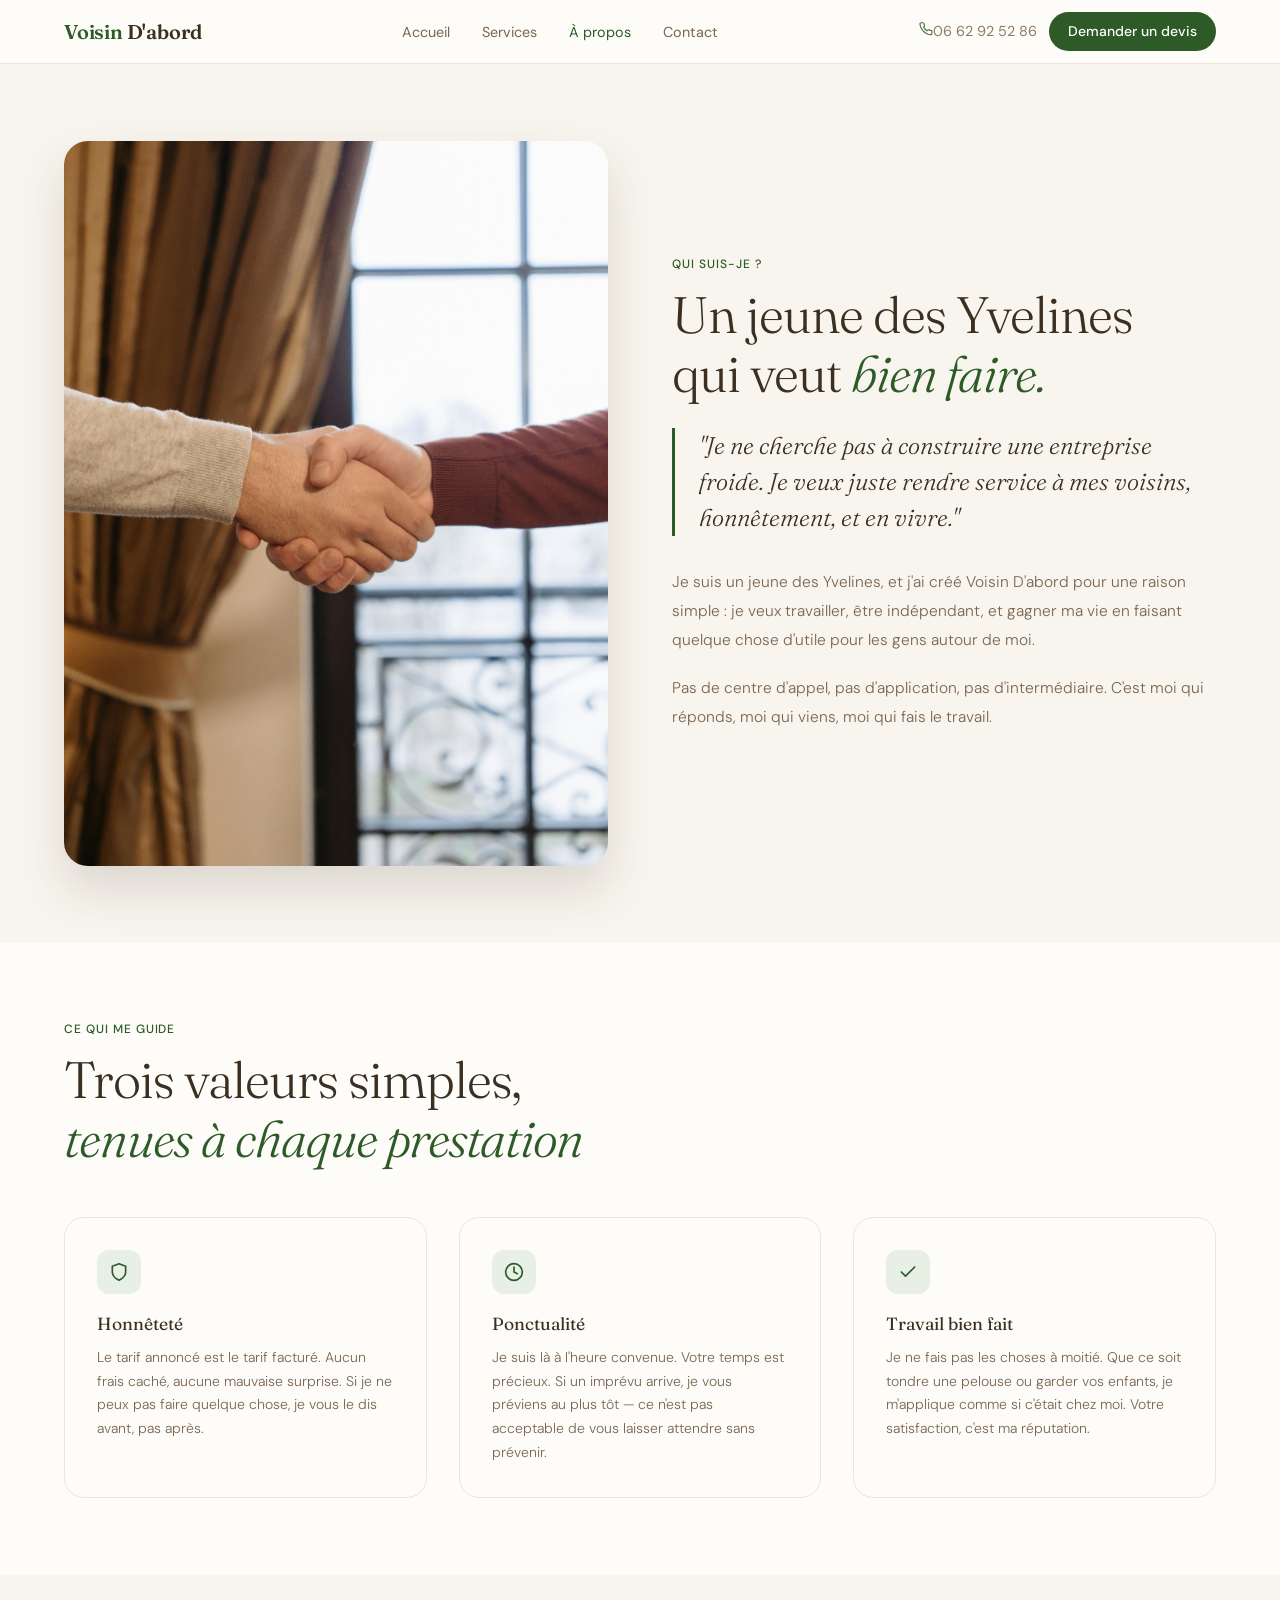
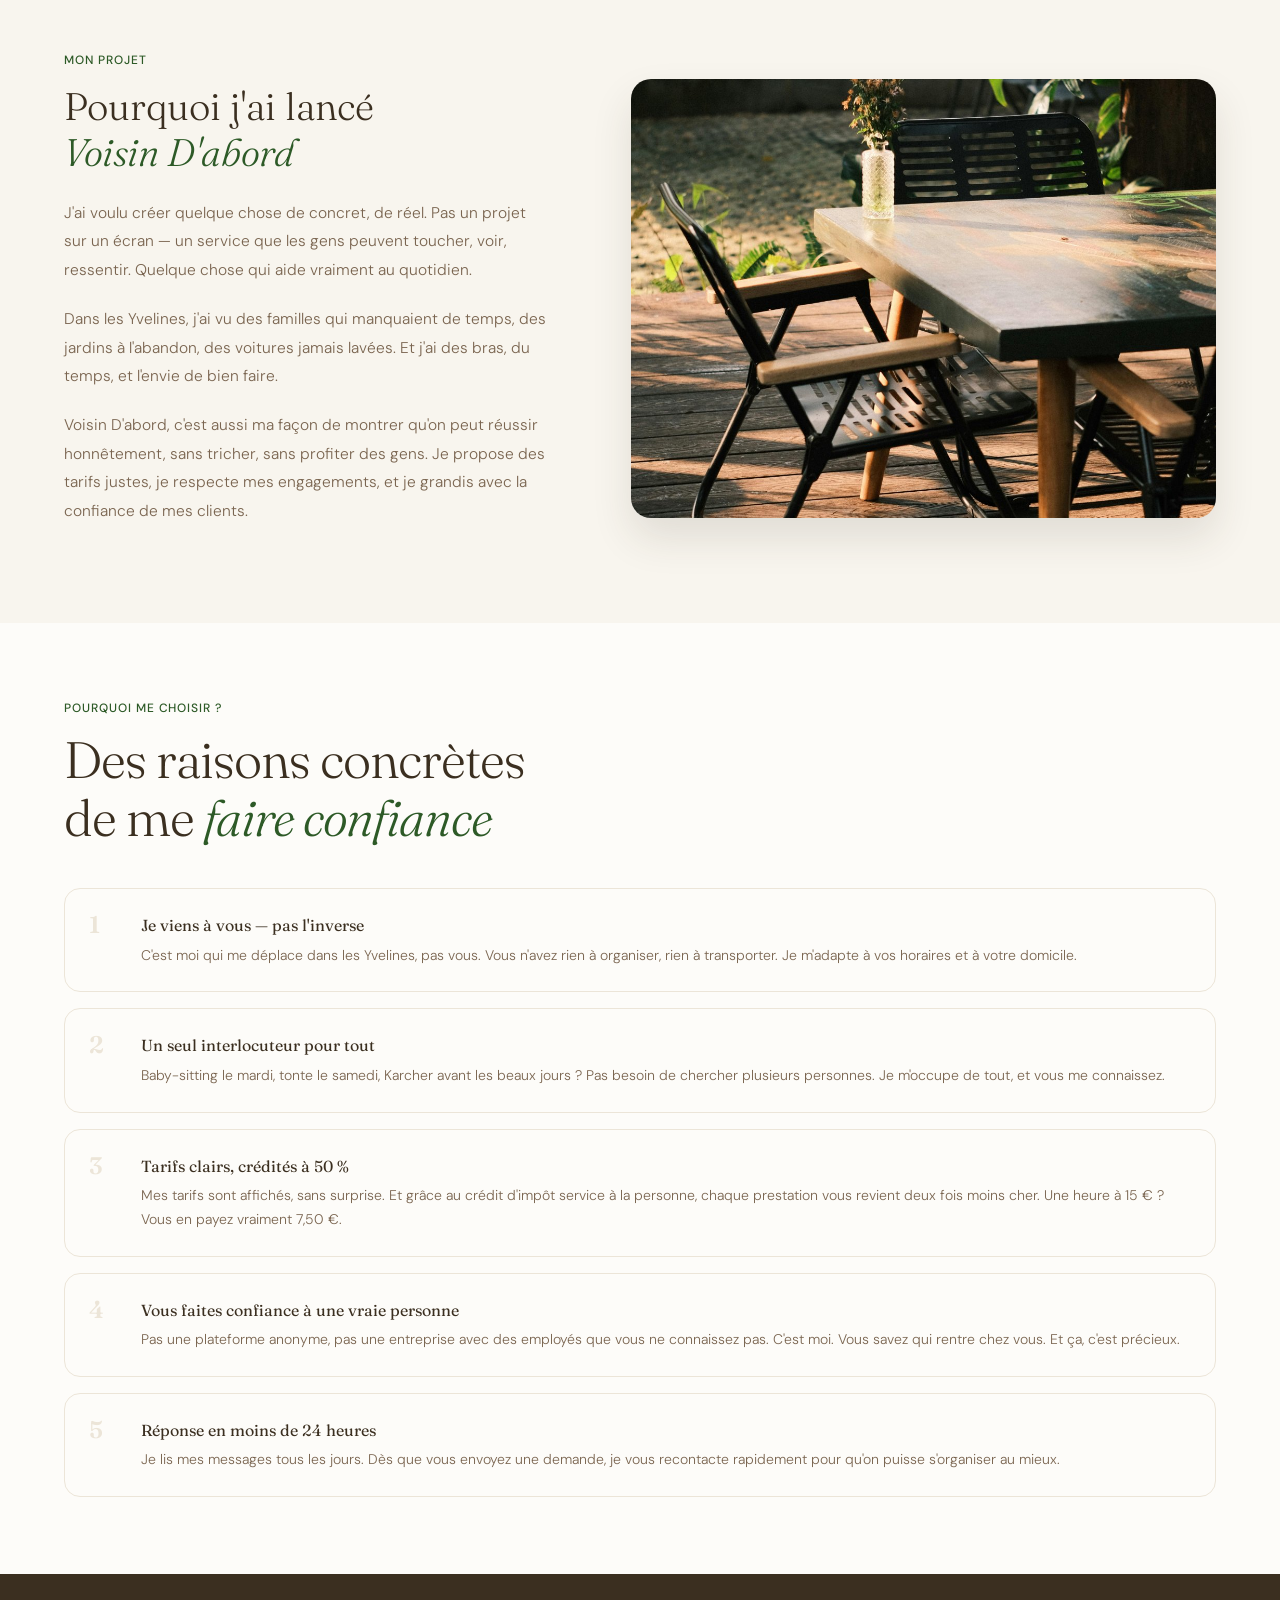
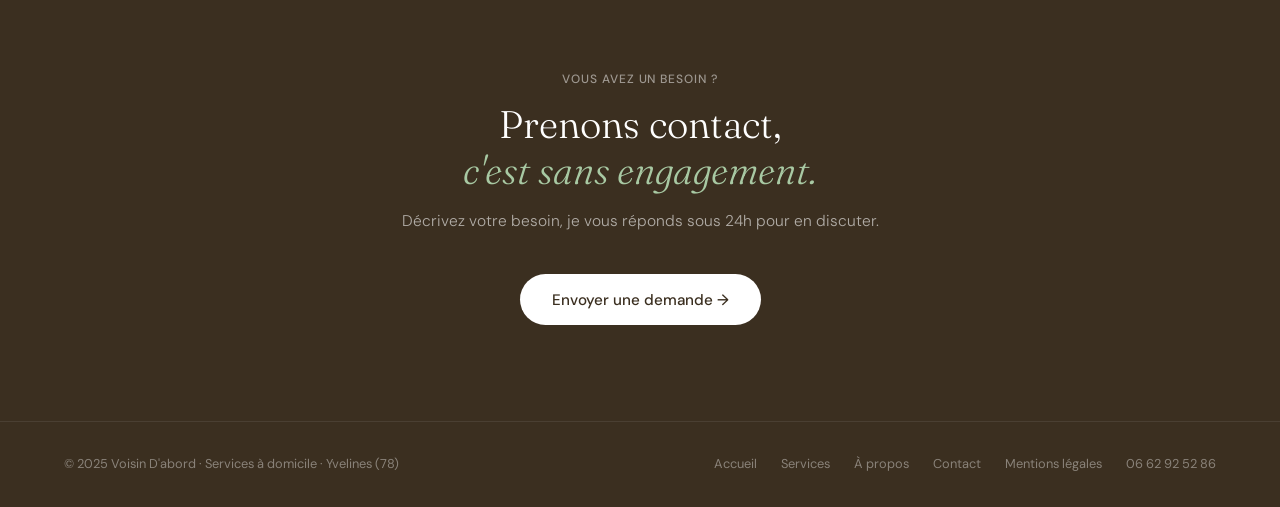
<file: a-propos.html>
<!DOCTYPE html>
<html lang="fr">
<head>
  <meta charset="UTF-8" />
  <meta name="viewport" content="width=device-width, initial-scale=1.0" />
  <title>À propos — Victor, prestataire local Yvelines · Voisin D'abord</title>
  <meta name="description" content="Victor Lafon, jeune prestataire des Yvelines. Un seul interlocuteur pour tous vos services à domicile : baby-sitting, jardinage, nettoyage. Déclaré SAP." />
  <script>if(location.hostname==='voisindabord.fr')location.replace('https://www.voisindabord.fr'+location.pathname+location.search);</script>
  <link rel="canonical" href="https://www.voisindabord.fr/a-propos.html" />
  <meta property="og:type" content="website" />
  <meta property="og:site_name" content="Voisin D'abord" />
  <meta property="og:locale" content="fr_FR" />
  <meta property="og:url" content="https://www.voisindabord.fr/a-propos.html" />
  <meta property="og:title" content="À propos — Victor Lafon, Voisin D'abord" />
  <meta property="og:description" content="Victor Lafon, jeune prestataire des Yvelines. Un seul interlocuteur pour tous vos services à domicile : baby-sitting, jardinage, nettoyage. Déclaré SAP." />
  <meta property="og:image" content="https://www.voisindabord.fr/img-apropos.jpg" />
  <link rel="icon" type="image/png" sizes="32x32" href="/favicon-32x32.png">
  <link rel="icon" type="image/png" sizes="16x16" href="/favicon-16x16.png">
  <link rel="apple-touch-icon" sizes="180x180" href="/apple-touch-icon.png">
  <link rel="manifest" href="/site.webmanifest">
  <link rel="preconnect" href="https://fonts.googleapis.com" />
  <link rel="preconnect" href="https://fonts.gstatic.com" crossorigin />
  <link href="https://fonts.googleapis.com/css2?family=Fraunces:ital,wght@0,300;0,400;0,600;1,300;1,400&family=DM+Sans:wght@300;400;500&display=swap" rel="stylesheet" />
  <style>
    *, *::before, *::after { box-sizing: border-box; margin: 0; padding: 0; }
    :root {
      --vert: #2d5a27; --vert-clair: #4a8c3f; --vert-pale: #e8f0e6;
      --creme: #f8f5ee; --brun: #3b2f20; --brun-mid: #7a6550;
      --brun-pale: #ece5d8; --blanc: #fdfcf9;
    }

    /* ── NAV ── */
    nav { position: sticky; top: 0; z-index: 100; background: var(--blanc); border-bottom: 1px solid var(--brun-pale); padding: 0 clamp(1.5rem, 5vw, 4rem); display: flex; align-items: center; height: 64px; }
    .nav-logo { font-family: 'Fraunces', serif; font-size: 1.25rem; font-weight: 600; color: var(--vert); text-decoration: none; letter-spacing: -0.01em; flex-shrink: 0; }
    .nav-logo span { color: var(--brun); }
    .nav-links { display: flex; gap: 2rem; list-style: none; flex: 1; justify-content: center; margin: 0; padding: 0; }
    .nav-links a { text-decoration: none; color: var(--brun-mid); font-size: 0.9rem; font-weight: 400; transition: color 0.2s; }
    .nav-links a:hover, .nav-links a.active { color: var(--vert); }
    .nav-right { display: flex; align-items: center; gap: 0.75rem; flex-shrink: 0; }
    .nav-tel { color: var(--brun-mid); text-decoration: none; font-size: 0.9rem; opacity: 0.85; white-space: nowrap; display: inline-flex; align-items: center; gap: 4px; }
    .nav-tel:hover { opacity: 1; color: var(--vert); }
    .nav-tel-mobile { display: none; }
    .nav-cta { background: var(--vert); color: #fff; padding: 0.5rem 1.2rem; border-radius: 100px; text-decoration: none; font-size: 0.875rem; font-weight: 500; transition: background 0.2s; white-space: nowrap; }
    .nav-cta:hover { background: var(--vert-clair); }
    .nav-burger { display: none; background: none; border: none; cursor: pointer; padding: 6px; flex-direction: column; gap: 5px; }
    .nav-burger span { display: block; width: 22px; height: 2px; background: var(--vert); border-radius: 2px; transition: transform 0.25s, opacity 0.2s; }
    .nav-burger.open span:nth-child(1) { transform: translateY(7px) rotate(45deg); }
    .nav-burger.open span:nth-child(2) { opacity: 0; transform: scaleX(0); }
    .nav-burger.open span:nth-child(3) { transform: translateY(-7px) rotate(-45deg); }
    @media (max-width: 768px) {
      /* nav tel */
      .nav-tel-desktop { display: none !important; }
      .nav-tel-mobile { display: flex !important; align-items: center; justify-content: center; }
      .nav-tel { width: 36px; height: 36px; background: var(--vert-pale); border-radius: 50%; display: flex; align-items: center; justify-content: center; padding: 0; }
      .nav-tel svg { stroke: var(--vert); width: 18px; height: 18px; }
      .nav-links { display: none !important; position: fixed; top: 64px; left: 0; right: 0; flex-direction: column; justify-content: flex-start; gap: 0; background: var(--blanc); border-bottom: 1px solid var(--brun-pale); box-shadow: 0 8px 24px rgba(59,47,32,0.08); z-index: 999; flex: none; }
      .nav-links.open { display: flex !important; }
      .nav-links li a { display: block; padding: 0.9rem 1.5rem; font-size: 0.95rem; border-bottom: 1px solid var(--brun-pale); }
      .nav-links li:last-child a { border-bottom: none; }
      .nav-cta { display: none; }
      .nav-right { margin-left: auto; display: flex; align-items: center; gap: 0.5rem; }
      .nav-burger { display: flex; }
    }
    /* ── FIN NAV ── */
    html { scroll-behavior: smooth; }
    body { font-family: 'DM Sans', sans-serif; background: var(--blanc); color: var(--brun); font-size: 16px; line-height: 1.6; }

    
    
    
    
    
    
    
    
    
    

    /* HERO */
    .hero {
      display: grid; grid-template-columns: 1fr 1fr;
      align-items: center; gap: 4rem;
      padding: clamp(3rem, 6vw, 5rem) clamp(1.5rem, 5vw, 4rem);
      background: var(--creme);
    }
    .hero-img { border-radius: 1.5rem; overflow: hidden; aspect-ratio: 3/4; box-shadow: 0 24px 48px rgba(59,47,32,0.15); }
    .hero-img img { width: 100%; height: 100%; object-fit: cover; }

    .section-tag { font-size: 0.75rem; font-weight: 500; letter-spacing: 0.08em; text-transform: uppercase; color: var(--vert); margin-bottom: 0.75rem; }
    .big-title { font-family: 'Fraunces', serif; font-size: clamp(2rem, 4vw, 3.2rem); font-weight: 300; color: var(--brun); line-height: 1.15; letter-spacing: -0.02em; margin-bottom: 1.5rem; }
    .big-title em { font-style: italic; color: var(--vert); }

    .hero-quote {
      font-family: 'Fraunces', serif;
      font-size: clamp(1.2rem, 2.5vw, 1.5rem);
      font-style: italic; font-weight: 300;
      color: var(--brun); line-height: 1.5;
      border-left: 3px solid var(--vert);
      padding-left: 1.5rem;
      margin-bottom: 2rem;
    }
    .hero-para { color: var(--brun-mid); font-size: 0.97rem; font-weight: 300; line-height: 1.85; margin-bottom: 1.25rem; }

    /* VALEURS */
    .valeurs { padding: clamp(3rem, 6vw, 5rem) clamp(1.5rem, 5vw, 4rem); }
    .valeurs-grid { display: grid; grid-template-columns: repeat(auto-fit, minmax(240px, 1fr)); gap: 2rem; margin-top: 3rem; }
    .valeur-card {
      padding: 2rem; border-radius: 1.25rem;
      border: 1px solid var(--brun-pale);
      background: var(--blanc);
      transition: transform 0.2s, box-shadow 0.2s;
    }
    .valeur-card:hover { transform: translateY(-3px); box-shadow: 0 12px 32px rgba(59,47,32,0.08); }
    .valeur-icon {
      width: 44px; height: 44px; border-radius: 0.75rem;
      background: var(--vert-pale); display: flex; align-items: center; justify-content: center;
      margin-bottom: 1rem;
    }
    .valeur-icon svg { width: 20px; height: 20px; stroke: var(--vert); fill: none; stroke-width: 2; stroke-linecap: round; stroke-linejoin: round; }
    .valeur-title { font-family: 'Fraunces', serif; font-size: 1.1rem; font-weight: 400; color: var(--brun); margin-bottom: 0.5rem; }
    .valeur-desc { font-size: 0.875rem; color: var(--brun-mid); font-weight: 300; line-height: 1.7; }

    /* POURQUOI */
    .pourquoi {
      background: var(--creme);
      padding: clamp(3rem, 6vw, 5rem) clamp(1.5rem, 5vw, 4rem);
    }
    .pourquoi-inner { display: grid; grid-template-columns: 1fr 1.2fr; gap: 5rem; align-items: center; }
    .pourquoi-text h2 { font-family: 'Fraunces', serif; font-size: clamp(1.8rem, 3vw, 2.4rem); font-weight: 300; color: var(--brun); line-height: 1.2; margin-bottom: 1.5rem; }
    .pourquoi-text h2 em { font-style: italic; color: var(--vert); }
    .pourquoi-text p { color: var(--brun-mid); font-size: 0.97rem; font-weight: 300; line-height: 1.85; margin-bottom: 1.25rem; }
    .pourquoi-img { border-radius: 1.25rem; overflow: hidden; aspect-ratio: 4/3; box-shadow: 0 20px 40px rgba(59,47,32,0.12); }
    .pourquoi-img img { width: 100%; height: 100%; object-fit: cover; }

    /* ARGUMENTS */
    .arguments { padding: clamp(3rem, 6vw, 5rem) clamp(1.5rem, 5vw, 4rem); }
    .arguments-list { margin-top: 2.5rem; display: flex; flex-direction: column; gap: 1rem; }
    .argument {
      display: flex; align-items: flex-start; gap: 1.25rem;
      padding: 1.5rem; border-radius: 1rem;
      border: 1px solid var(--brun-pale);
      background: var(--blanc);
    }
    .arg-num {
      font-family: 'Fraunces', serif; font-size: 1.5rem; font-weight: 600;
      color: var(--brun-pale); line-height: 1; flex-shrink: 0; width: 2rem;
    }
    .arg-content h4 { font-family: 'Fraunces', serif; font-size: 1rem; font-weight: 400; color: var(--brun); margin-bottom: 0.3rem; }
    .arg-content p { font-size: 0.875rem; color: var(--brun-mid); font-weight: 300; line-height: 1.7; }

    /* CTA */
    .cta-section {
      text-align: center; background: var(--brun);
      padding: clamp(4rem, 8vw, 6rem) clamp(1.5rem, 5vw, 4rem);
    }
    .cta-section .section-tag { color: rgba(255,255,255,0.5); }
    .cta-section h2 { font-family: 'Fraunces', serif; font-size: clamp(1.8rem, 3vw, 2.6rem); font-weight: 300; color: #fff; line-height: 1.2; margin: 0.75rem auto 1rem; max-width: 520px; }
    .cta-section h2 em { font-style: italic; color: #a8c9a3; }
    .cta-section p { color: rgba(255,255,255,0.6); font-size: 0.97rem; font-weight: 300; margin-bottom: 2.5rem; }
    .btn-light { background: #fff; color: var(--brun); padding: 0.85rem 2rem; border-radius: 100px; text-decoration: none; font-size: 0.95rem; font-weight: 500; transition: all 0.2s; display: inline-block; }
    .btn-light:hover { background: var(--creme); transform: translateY(-2px); }

    footer { background: var(--brun); border-top: 1px solid rgba(255,255,255,0.08); padding: 2rem clamp(1.5rem, 5vw, 4rem); display: flex; align-items: center; justify-content: space-between; flex-wrap: wrap; gap: 1rem; }
    footer p { color: rgba(255,255,255,0.4); font-size: 0.8rem; }
    .footer-links { display: flex; gap: 1.5rem; }
    .footer-links a { color: rgba(255,255,255,0.4); text-decoration: none; font-size: 0.8rem; transition: color 0.2s; }
    .footer-links a:hover { color: rgba(255,255,255,0.8); 
            /* footer mobile */
      footer { flex-direction: column; align-items: flex-start; gap: 1rem; padding: 2rem 1.5rem; }
      .footer-links { flex-direction: column; gap: 0; width: 100%; }
      .footer-links a { display: block; padding: 0.7rem 0; border-bottom: 1px solid rgba(255,255,255,0.08); font-size: 0.95rem; }
      .footer-links a:last-child { border-bottom: none; color: rgba(255,255,255,0.8); font-weight: 500; padding-top: 1rem; margin-top: 0.25rem; }
    }

    
  </style>
</head>
<body>

<nav>
  <a href="index.html" class="nav-logo">Voisin <span>D'abord</span></a>
  <ul class="nav-links" id="navLinks">
    <li><a href="index.html">Accueil</a></li>
    <li><a href="services.html">Services</a></li>
    <li><a href="a-propos.html" class="active">À propos</a></li>
    <li><a href="contact.html">Contact</a></li>
  </ul>
  <div class="nav-right">
        <a href="tel:+33662925286" class="nav-tel" aria-label="Appeler le 06 62 92 52 86">
      <span class="nav-tel-desktop"><svg viewBox="0 0 24 24" fill="none" stroke="#2d5a27" stroke-width="2" stroke-linecap="round" stroke-linejoin="round" width="14" height="14"><path d="M22 16.92v3a2 2 0 0 1-2.18 2 19.79 19.79 0 0 1-8.63-3.07A19.5 19.5 0 0 1 4.69 12a19.79 19.79 0 0 1-3.07-8.67A2 2 0 0 1 3.6 1.27h3a2 2 0 0 1 2 1.72c.127.96.361 1.903.7 2.81a2 2 0 0 1-.45 2.11L7.91 8.91a16 16 0 0 0 6 6l.91-.91a2 2 0 0 1 2.11-.45c.907.339 1.85.573 2.81.7A2 2 0 0 1 22 16.92z"/></svg>06 62 92 52 86</span>
      <span class="nav-tel-mobile"><svg viewBox="0 0 24 24" fill="none" stroke="currentColor" stroke-width="2" stroke-linecap="round" stroke-linejoin="round" width="18" height="18"><path d="M22 16.92v3a2 2 0 0 1-2.18 2 19.79 19.79 0 0 1-8.63-3.07A19.5 19.5 0 0 1 4.69 12a19.79 19.79 0 0 1-3.07-8.67A2 2 0 0 1 3.6 1.27h3a2 2 0 0 1 2 1.72c.127.96.361 1.903.7 2.81a2 2 0 0 1-.45 2.11L7.91 8.91a16 16 0 0 0 6 6l.91-.91a2 2 0 0 1 2.11-.45c.907.339 1.85.573 2.81.7A2 2 0 0 1 22 16.92z"/></svg></span>
    </a>
    <a href="contact.html" class="nav-cta">Demander un devis</a>
    <button class="nav-burger" id="navBurger" aria-label="Ouvrir le menu" aria-expanded="false">
      <span></span><span></span><span></span>
    </button>
  </div>
</nav>

<!-- HERO -->
<section class="hero">
  <div class="hero-img">
    <img src="img-apropos.jpg" alt="Portrait jeune homme souriant" loading="eager" fetchpriority="high" decoding="sync" width="600" height="800" />
  </div>
  <div>
    <div class="section-tag">Qui suis-je ?</div>
    <h1 class="big-title">Un jeune des Yvelines<br>qui veut <em>bien faire.</em></h1>
    <blockquote class="hero-quote">
      "Je ne cherche pas à construire une entreprise froide. Je veux juste rendre service à mes voisins, honnêtement, et en vivre."
    </blockquote>
    <p class="hero-para">Je suis un jeune des Yvelines, et j'ai créé Voisin D'abord pour une raison simple : je veux travailler, être indépendant, et gagner ma vie en faisant quelque chose d'utile pour les gens autour de moi.</p>
    <p class="hero-para">Pas de centre d'appel, pas d'application, pas d'intermédiaire. C'est moi qui réponds, moi qui viens, moi qui fais le travail.</p>
  </div>
</section>

<!-- VALEURS -->
<section class="valeurs">
  <div class="section-tag">Ce qui me guide</div>
  <h2 class="big-title" style="max-width:520px">Trois valeurs simples,<br><em>tenues à chaque prestation</em></h2>
  <div class="valeurs-grid">
    <div class="valeur-card">
      <div class="valeur-icon">
        <svg viewBox="0 0 24 24"><path d="M12 22s8-4 8-10V5l-8-3-8 3v7c0 6 8 10 8 10z"/></svg>
      </div>
      <div class="valeur-title">Honnêteté</div>
      <p class="valeur-desc">Le tarif annoncé est le tarif facturé. Aucun frais caché, aucune mauvaise surprise. Si je ne peux pas faire quelque chose, je vous le dis avant, pas après.</p>
    </div>
    <div class="valeur-card">
      <div class="valeur-icon">
        <svg viewBox="0 0 24 24"><circle cx="12" cy="12" r="10"/><polyline points="12 6 12 12 16 14"/></svg>
      </div>
      <div class="valeur-title">Ponctualité</div>
      <p class="valeur-desc">Je suis là à l'heure convenue. Votre temps est précieux. Si un imprévu arrive, je vous préviens au plus tôt — ce n'est pas acceptable de vous laisser attendre sans prévenir.</p>
    </div>
    <div class="valeur-card">
      <div class="valeur-icon">
        <svg viewBox="0 0 24 24"><polyline points="20 6 9 17 4 12"/></svg>
      </div>
      <div class="valeur-title">Travail bien fait</div>
      <p class="valeur-desc">Je ne fais pas les choses à moitié. Que ce soit tondre une pelouse ou garder vos enfants, je m'applique comme si c'était chez moi. Votre satisfaction, c'est ma réputation.</p>
    </div>
  </div>
</section>

<!-- POURQUOI -->
<section class="pourquoi">
  <div class="pourquoi-inner">
    <div class="pourquoi-text">
      <div class="section-tag">Mon projet</div>
      <h2>Pourquoi j'ai lancé<br><em>Voisin D'abord</em></h2>
      <p>J'ai voulu créer quelque chose de concret, de réel. Pas un projet sur un écran — un service que les gens peuvent toucher, voir, ressentir. Quelque chose qui aide vraiment au quotidien.</p>
      <p>Dans les Yvelines, j'ai vu des familles qui manquaient de temps, des jardins à l'abandon, des voitures jamais lavées. Et j'ai des bras, du temps, et l'envie de bien faire.</p>
      <p>Voisin D'abord, c'est aussi ma façon de montrer qu'on peut réussir honnêtement, sans tricher, sans profiter des gens. Je propose des tarifs justes, je respecte mes engagements, et je grandis avec la confiance de mes clients.</p>
    </div>
    <div class="pourquoi-img">
      <img src="img-karcher.jpg" alt="Paysage Yvelines campagne" loading="lazy" decoding="async" width="800" height="600" />
    </div>
  </div>
</section>

<!-- ARGUMENTS DE VENTE -->
<section class="arguments">
  <div class="section-tag">Pourquoi me choisir ?</div>
  <h2 class="big-title" style="max-width:480px">Des raisons concrètes<br>de me <em>faire confiance</em></h2>
  <div class="arguments-list">
    <div class="argument">
      <div class="arg-num">1</div>
      <div class="arg-content">
        <h4>Je viens à vous — pas l'inverse</h4>
        <p>C'est moi qui me déplace dans les Yvelines, pas vous. Vous n'avez rien à organiser, rien à transporter. Je m'adapte à vos horaires et à votre domicile.</p>
      </div>
    </div>
    <div class="argument">
      <div class="arg-num">2</div>
      <div class="arg-content">
        <h4>Un seul interlocuteur pour tout</h4>
        <p>Baby-sitting le mardi, tonte le samedi, Karcher avant les beaux jours ? Pas besoin de chercher plusieurs personnes. Je m'occupe de tout, et vous me connaissez.</p>
      </div>
    </div>
    <div class="argument">
      <div class="arg-num">3</div>
      <div class="arg-content">
        <h4>Tarifs clairs, crédités à 50 %</h4>
        <p>Mes tarifs sont affichés, sans surprise. Et grâce au crédit d'impôt service à la personne, chaque prestation vous revient deux fois moins cher. Une heure à 15 € ? Vous en payez vraiment 7,50 €.</p>
      </div>
    </div>
    <div class="argument">
      <div class="arg-num">4</div>
      <div class="arg-content">
        <h4>Vous faites confiance à une vraie personne</h4>
        <p>Pas une plateforme anonyme, pas une entreprise avec des employés que vous ne connaissez pas. C'est moi. Vous savez qui rentre chez vous. Et ça, c'est précieux.</p>
      </div>
    </div>
    <div class="argument">
      <div class="arg-num">5</div>
      <div class="arg-content">
        <h4>Réponse en moins de 24 heures</h4>
        <p>Je lis mes messages tous les jours. Dès que vous envoyez une demande, je vous recontacte rapidement pour qu'on puisse s'organiser au mieux.</p>
      </div>
    </div>
  </div>
</section>

<!-- CTA -->
<section class="cta-section">
  <div class="section-tag">Vous avez un besoin ?</div>
  <h2>Prenons contact,<br><em>c'est sans engagement.</em></h2>
  <p>Décrivez votre besoin, je vous réponds sous 24h pour en discuter.</p>
  <a href="contact.html" class="btn-light">Envoyer une demande &rarr;</a>
</section>

<footer>
  <p>© 2025 Voisin D'abord · Services à domicile · Yvelines (78)</p>
  <div class="footer-links">
    <a href="index.html">Accueil</a>
    <a href="services.html">Services</a>
    <a href="a-propos.html">À propos</a>
    <a href="contact.html">Contact</a>
    <a href="mentions-legales.html">Mentions légales</a>
    <a href="tel:+33662925286">06 62 92 52 86</a>
  </div>
</footer>

<script>
  (function() {
    var burger = document.getElementById('navBurger');
    var navLinks = document.getElementById('navLinks');
    if (!burger || !navLinks) return;
    burger.addEventListener('click', function() {
      var isOpen = navLinks.classList.toggle('open');
      burger.classList.toggle('open', isOpen);
      burger.setAttribute('aria-expanded', String(isOpen));
      burger.setAttribute('aria-label', isOpen ? 'Fermer le menu' : 'Ouvrir le menu');
    });
    navLinks.querySelectorAll('a').forEach(function(link) {
      link.addEventListener('click', function() {
        navLinks.classList.remove('open');
        burger.classList.remove('open');
        burger.setAttribute('aria-expanded', 'false');
        burger.setAttribute('aria-label', 'Ouvrir le menu');
      });
    });
    document.addEventListener('click', function(e) {
      if (!e.target.closest('nav')) {
        navLinks.classList.remove('open');
        burger.classList.remove('open');
        burger.setAttribute('aria-expanded', 'false');
        burger.setAttribute('aria-label', 'Ouvrir le menu');
      }
    });
  })();
</script>
</body>
</html>
</file>
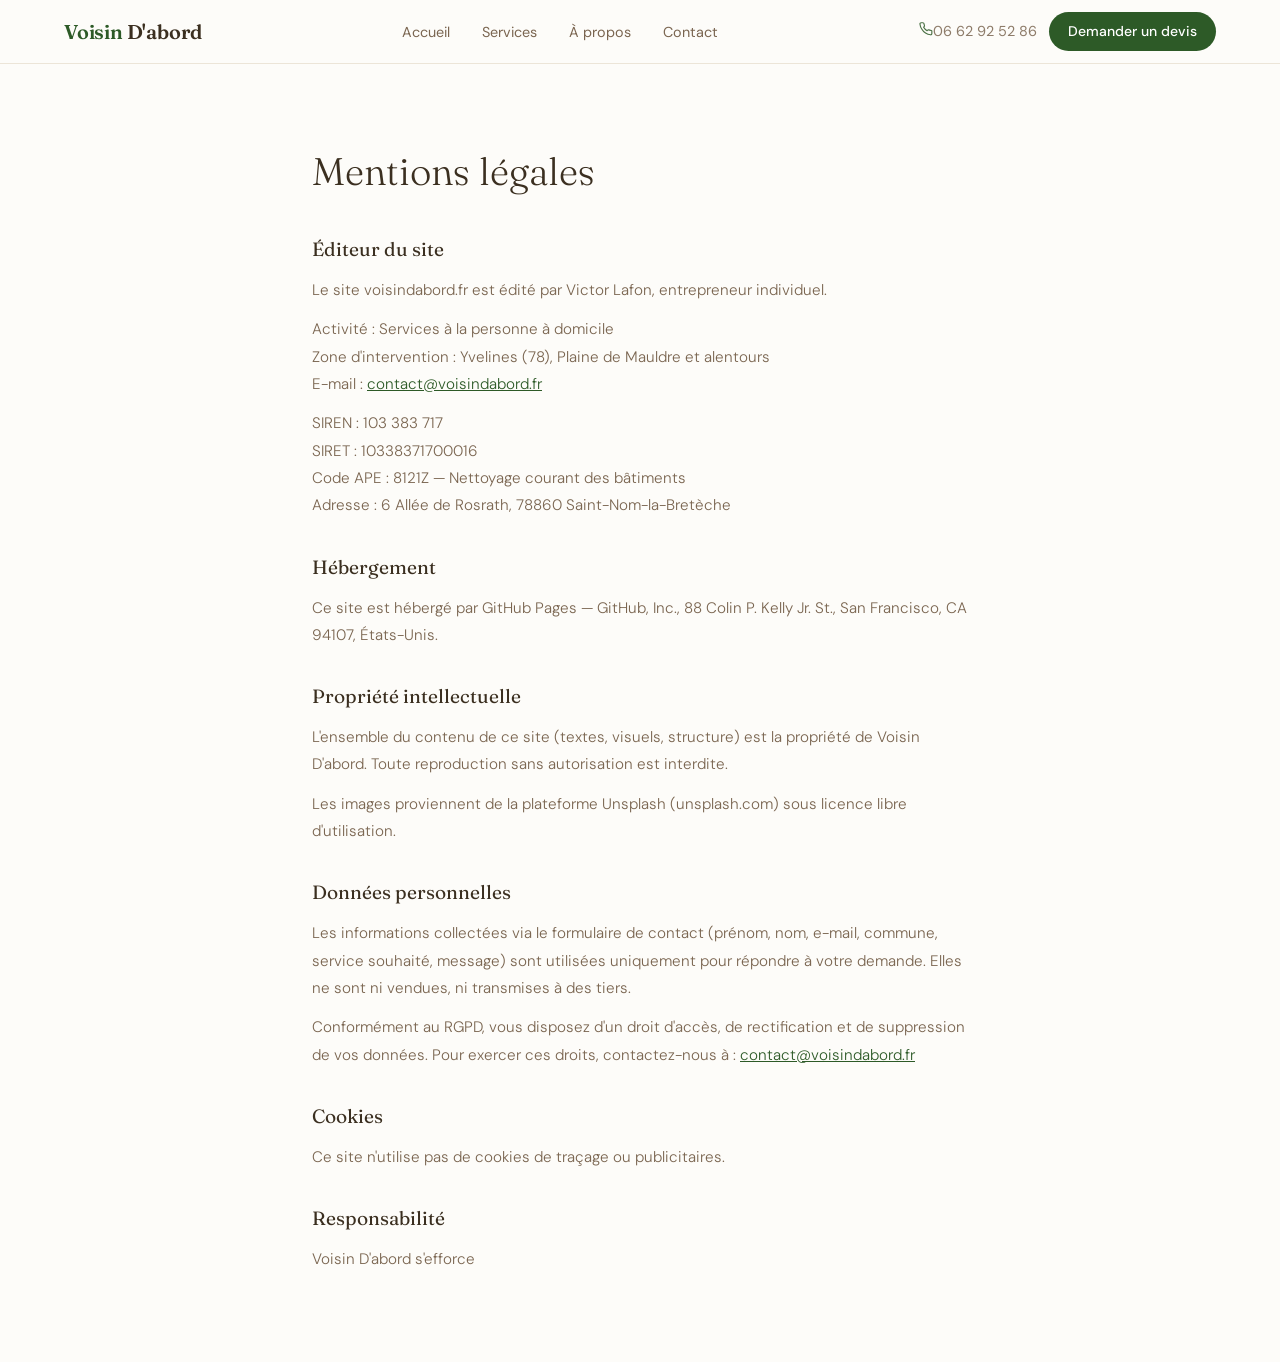
<file: mentions-legales.html>
<!DOCTYPE html>
<html lang="fr">
<head>
  <meta charset="UTF-8" />
  <meta name="viewport" content="width=device-width, initial-scale=1.0" />
  <title>Mentions légales — Voisin D'abord</title>
  <meta name="description" content="Mentions légales du site voisindabord.fr — Voisin D'abord, services à la personne, Yvelines (78)." />
  <script>if(location.hostname==='voisindabord.fr')location.replace('https://www.voisindabord.fr'+location.pathname+location.search);</script>
  <link rel="canonical" href="https://www.voisindabord.fr/mentions-legales.html" />
  <meta property="og:type" content="website" />
  <meta property="og:site_name" content="Voisin D'abord" />
  <meta property="og:locale" content="fr_FR" />
  <meta property="og:url" content="https://www.voisindabord.fr/mentions-legales.html" />
  <meta property="og:title" content="Mentions légales — Voisin D'abord" />
  <meta property="og:image" content="https://www.voisindabord.fr/img-jardinage.jpg" />
  <link rel="icon" type="image/png" sizes="32x32" href="/favicon-32x32.png">
  <link rel="icon" type="image/png" sizes="16x16" href="/favicon-16x16.png">
  <link rel="apple-touch-icon" sizes="180x180" href="/apple-touch-icon.png">
  <link rel="manifest" href="/site.webmanifest">
  <link rel="preconnect" href="https://fonts.googleapis.com" />
  <link rel="preconnect" href="https://fonts.gstatic.com" crossorigin />
  <link href="https://fonts.googleapis.com/css2?family=Fraunces:ital,wght@0,300;0,400;0,600;1,300;1,400&family=DM+Sans:wght@300;400;500&display=swap" rel="stylesheet" />
  <style>
    *, *::before, *::after { box-sizing: border-box; margin: 0; padding: 0; }
    :root { --vert: #2d5a27; --vert-clair: #4a8c3f; --vert-pale: #e8f0e6; --creme: #f8f5ee; --brun: #3b2f20; --brun-mid: #7a6550; --brun-pale: #ece5d8; --blanc: #fdfcf9; }

    /* ── NAV ── */
    nav { position: sticky; top: 0; z-index: 100; background: var(--blanc); border-bottom: 1px solid var(--brun-pale); padding: 0 clamp(1.5rem, 5vw, 4rem); display: flex; align-items: center; height: 64px; }
    .nav-logo { font-family: 'Fraunces', serif; font-size: 1.25rem; font-weight: 600; color: var(--vert); text-decoration: none; letter-spacing: -0.01em; flex-shrink: 0; }
    .nav-logo span { color: var(--brun); }
    .nav-links { display: flex; gap: 2rem; list-style: none; flex: 1; justify-content: center; margin: 0; padding: 0; }
    .nav-links a { text-decoration: none; color: var(--brun-mid); font-size: 0.9rem; font-weight: 400; transition: color 0.2s; }
    .nav-links a:hover, .nav-links a.active { color: var(--vert); }
    .nav-right { display: flex; align-items: center; gap: 0.75rem; flex-shrink: 0; }
    .nav-tel { color: var(--brun-mid); text-decoration: none; font-size: 0.9rem; opacity: 0.85; white-space: nowrap; display: inline-flex; align-items: center; gap: 4px; }
    .nav-tel:hover { opacity: 1; color: var(--vert); }
    .nav-tel-mobile { display: none; }
    .nav-cta { background: var(--vert); color: #fff; padding: 0.5rem 1.2rem; border-radius: 100px; text-decoration: none; font-size: 0.875rem; font-weight: 500; transition: background 0.2s; white-space: nowrap; }
    .nav-cta:hover { background: var(--vert-clair); }
    .nav-burger { display: none; background: none; border: none; cursor: pointer; padding: 6px; flex-direction: column; gap: 5px; }
    .nav-burger span { display: block; width: 22px; height: 2px; background: var(--vert); border-radius: 2px; transition: transform 0.25s, opacity 0.2s; }
    .nav-burger.open span:nth-child(1) { transform: translateY(7px) rotate(45deg); }
    .nav-burger.open span:nth-child(2) { opacity: 0; transform: scaleX(0); }
    .nav-burger.open span:nth-child(3) { transform: translateY(-7px) rotate(-45deg); }
    @media (max-width: 768px) {
      /* nav tel */
      .nav-tel-desktop { display: none !important; }
      .nav-tel-mobile { display: flex !important; align-items: center; justify-content: center; }
      .nav-tel { width: 36px; height: 36px; background: var(--vert-pale); border-radius: 50%; display: flex; align-items: center; justify-content: center; padding: 0; }
      .nav-tel svg { stroke: var(--vert); width: 18px; height: 18px; }
      .nav-links { display: none !important; position: fixed; top: 64px; left: 0; right: 0; flex-direction: column; justify-content: flex-start; gap: 0; background: var(--blanc); border-bottom: 1px solid var(--brun-pale); box-shadow: 0 8px 24px rgba(59,47,32,0.08); z-index: 999; flex: none; }
      .nav-links.open { display: flex !important; }
      .nav-links li a { display: block; padding: 0.9rem 1.5rem; font-size: 0.95rem; border-bottom: 1px solid var(--brun-pale); }
      .nav-links li:last-child a { border-bottom: none; }
      .nav-cta { display: none; }
      .nav-right { margin-left: auto; display: flex; align-items: center; gap: 0.5rem; }
      .nav-burger { display: flex; }
    }
    /* ── FIN NAV ── */
    body { font-family: 'DM Sans', sans-serif; background: var(--blanc); color: var(--brun); font-size: 16px; line-height: 1.6; }
    
    
    
    
    
    
    
    .content { max-width: 720px; margin: 0 auto; padding: clamp(3rem, 6vw, 5rem) clamp(1.5rem, 5vw, 2rem); }
    h1 { font-family: 'Fraunces', serif; font-size: clamp(1.8rem, 3vw, 2.4rem); font-weight: 300; color: var(--brun); margin-bottom: 2rem; }
    h2 { font-family: 'Fraunces', serif; font-size: 1.2rem; font-weight: 400; color: var(--brun); margin: 2rem 0 0.75rem; }
    p { color: var(--brun-mid); font-size: 0.95rem; font-weight: 300; line-height: 1.8; margin-bottom: 0.75rem; }
    a { color: var(--vert); }
    footer { background: var(--brun); border-top: 1px solid rgba(255,255,255,0.08); padding: 2rem clamp(1.5rem, 5vw, 4rem); display: flex; align-items: center; justify-content: space-between; flex-wrap: wrap; gap: 1rem; }
    footer p { color: rgba(255,255,255,0.4); font-size: 0.8rem; }
    .footer-links { display: flex; gap: 1.5rem; }
    .footer-links a { color: rgba(255,255,255,0.4); text-decoration: none; font-size: 0.8rem; }
    .footer-links a:hover { color: rgba(255,255,255,0.8); 
            /* footer mobile */
      footer { flex-direction: column; align-items: flex-start; gap: 1rem; padding: 2rem 1.5rem; }
      .footer-links { flex-direction: column; gap: 0; width: 100%; }
      .footer-links a { display: block; padding: 0.7rem 0; border-bottom: 1px solid rgba(255,255,255,0.08); font-size: 0.95rem; }
      .footer-links a:last-child { border-bottom: none; color: rgba(255,255,255,0.8); font-weight: 500; padding-top: 1rem; margin-top: 0.25rem; }
    }
    
  </style>
</head>
<body>
<nav>
  <a href="index.html" class="nav-logo">Voisin <span>D'abord</span></a>
  <ul class="nav-links" id="navLinks">
    <li><a href="index.html">Accueil</a></li>
    <li><a href="services.html">Services</a></li>
    <li><a href="a-propos.html">À propos</a></li>
    <li><a href="contact.html">Contact</a></li>
  </ul>
  <div class="nav-right">
        <a href="tel:+33662925286" class="nav-tel" aria-label="Appeler le 06 62 92 52 86">
      <span class="nav-tel-desktop"><svg viewBox="0 0 24 24" fill="none" stroke="#2d5a27" stroke-width="2" stroke-linecap="round" stroke-linejoin="round" width="14" height="14"><path d="M22 16.92v3a2 2 0 0 1-2.18 2 19.79 19.79 0 0 1-8.63-3.07A19.5 19.5 0 0 1 4.69 12a19.79 19.79 0 0 1-3.07-8.67A2 2 0 0 1 3.6 1.27h3a2 2 0 0 1 2 1.72c.127.96.361 1.903.7 2.81a2 2 0 0 1-.45 2.11L7.91 8.91a16 16 0 0 0 6 6l.91-.91a2 2 0 0 1 2.11-.45c.907.339 1.85.573 2.81.7A2 2 0 0 1 22 16.92z"/></svg>06 62 92 52 86</span>
      <span class="nav-tel-mobile"><svg viewBox="0 0 24 24" fill="none" stroke="currentColor" stroke-width="2" stroke-linecap="round" stroke-linejoin="round" width="18" height="18"><path d="M22 16.92v3a2 2 0 0 1-2.18 2 19.79 19.79 0 0 1-8.63-3.07A19.5 19.5 0 0 1 4.69 12a19.79 19.79 0 0 1-3.07-8.67A2 2 0 0 1 3.6 1.27h3a2 2 0 0 1 2 1.72c.127.96.361 1.903.7 2.81a2 2 0 0 1-.45 2.11L7.91 8.91a16 16 0 0 0 6 6l.91-.91a2 2 0 0 1 2.11-.45c.907.339 1.85.573 2.81.7A2 2 0 0 1 22 16.92z"/></svg></span>
    </a>
    <a href="contact.html" class="nav-cta">Demander un devis</a>
    <button class="nav-burger" id="navBurger" aria-label="Ouvrir le menu" aria-expanded="false">
      <span></span><span></span><span></span>
    </button>
  </div>
</nav>

<div class="content">
  <h1>Mentions légales</h1>

  <h2>Éditeur du site</h2>
  <p>Le site voisindabord.fr est édité par Victor Lafon, entrepreneur individuel.</p>
  <p>Activité : Services à la personne à domicile<br />
  Zone d'intervention : Yvelines (78), Plaine de Mauldre et alentours<br />
  E-mail : <a href="mailto:contact@voisindabord.fr">contact@voisindabord.fr</a></p>
  <p>SIREN : 103 383 717<br />SIRET : 10338371700016<br />Code APE : 8121Z — Nettoyage courant des bâtiments<br />Adresse : 6 Allée de Rosrath, 78860 Saint-Nom-la-Bretèche</p>

  <h2>Hébergement</h2>
  <p>Ce site est hébergé par GitHub Pages — GitHub, Inc., 88 Colin P. Kelly Jr. St., San Francisco, CA 94107, États-Unis.</p>

  <h2>Propriété intellectuelle</h2>
  <p>L'ensemble du contenu de ce site (textes, visuels, structure) est la propriété de Voisin D'abord. Toute reproduction sans autorisation est interdite.</p>
  <p>Les images proviennent de la plateforme Unsplash (unsplash.com) sous licence libre d'utilisation.</p>

  <h2>Données personnelles</h2>
  <p>Les informations collectées via le formulaire de contact (prénom, nom, e-mail, commune, service souhaité, message) sont utilisées uniquement pour répondre à votre demande. Elles ne sont ni vendues, ni transmises à des tiers.</p>
  <p>Conformément au RGPD, vous disposez d'un droit d'accès, de rectification et de suppression de vos données. Pour exercer ces droits, contactez-nous à : <a href="mailto:contact@voisindabord.fr">contact@voisindabord.fr</a></p>

  <h2>Cookies</h2>
  <p>Ce site n'utilise pas de cookies de traçage ou publicitaires.</p>

  <h2>Responsabilité</h2>
  <p>Voisin D'abord s'efforce
<script>
  (function() {
    var burger = document.getElementById('navBurger');
    var navLinks = document.getElementById('navLinks');
    if (!burger || !navLinks) return;
    burger.addEventListener('click', function() {
      var isOpen = navLinks.classList.toggle('open');
      burger.classList.toggle('open', isOpen);
      burger.setAttribute('aria-expanded', String(isOpen));
      burger.setAttribute('aria-label', isOpen ? 'Fermer le menu' : 'Ouvrir le menu');
    });
    navLinks.querySelectorAll('a').forEach(function(link) {
      link.addEventListener('click', function() {
        navLinks.classList.remove('open');
        burger.classList.remove('open');
        burger.setAttribute('aria-expanded', 'false');
        burger.setAttribute('aria-label', 'Ouvrir le menu');
      });
    });
    document.addEventListener('click', function(e) {
      if (!e.target.closest('nav')) {
        navLinks.classList.remove('open');
        burger.classList.remove('open');
        burger.setAttribute('aria-expanded', 'false');
        burger.setAttribute('aria-label', 'Ouvrir le menu');
      }
    });
  })();
</script>
</file>
